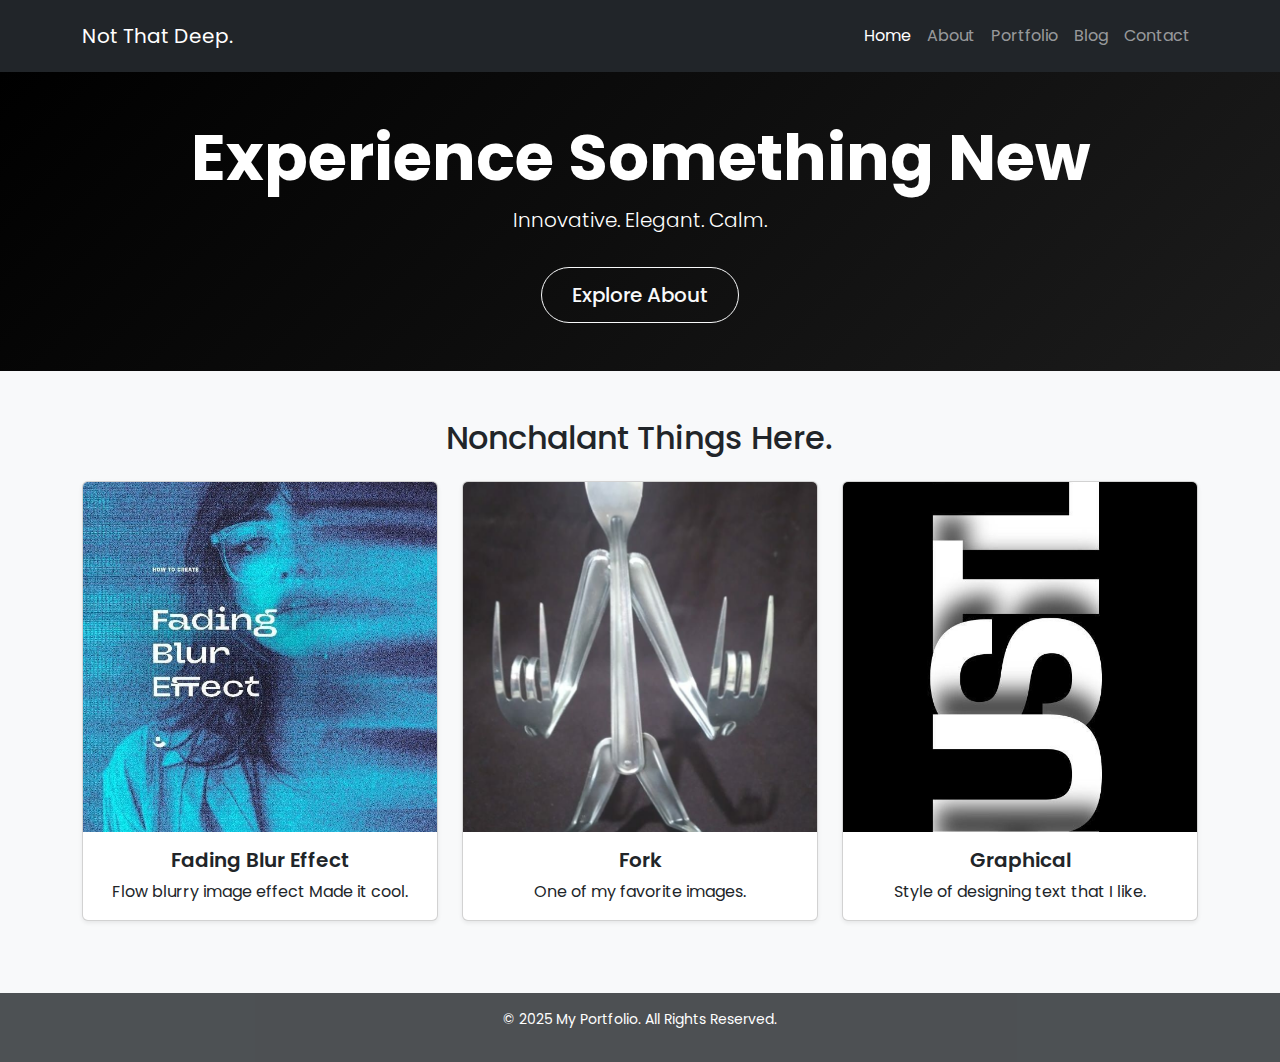
<file: index.html>
<!DOCTYPE html>
<html lang="en">
<head>
  <meta charset="UTF-8">
  <meta name="viewport" content="width=device-width, initial-scale=1.0">
  <title>My Portfolio | Home</title>
  <link href="https://cdn.jsdelivr.net/npm/bootstrap@5.3.0/dist/css/bootstrap.min.css" rel="stylesheet">
  <link rel="stylesheet" href="css/style.css">

  <link href="https://fonts.googleapis.com/css2?family=Poppins:wght@300;500;700&display=swap" rel="stylesheet">
  <style>
    body {
      font-family: 'Poppins', sans-serif;
    }
  </style>
</head>
<body>
  <!-- Navbar -->
  <nav class="navbar navbar-expand-lg navbar-dark bg-dark">
    <div class="container">
      <a class="navbar-brand" href="index.html">Not That Deep.</a>
      <button class="navbar-toggler" type="button" data-bs-toggle="collapse" data-bs-target="#navbarNav">
        <span class="navbar-toggler-icon"></span>
      </button>
      <div class="collapse navbar-collapse" id="navbarNav">
        <ul class="navbar-nav ms-auto">
          <li class="nav-item">
            <a class="nav-link active" href="index.html">Home</a>
          </li>
          <li class="nav-item">
            <a class="nav-link" href="about.html">About</a>
          </li>
          <li class="nav-item">
            <a class="nav-link" href="portfolio.html">Portfolio</a>
          </li>
          <li class="nav-item">
            <a class="nav-link" href="blog.html">Blog</a>
          </li>
          <li class="nav-item">
            <a class="nav-link" href="contact.html">Contact</a>
          </li>
        </ul>
      </div>
    </div>
  </nav>

  <!-- Hero Section -->
  <section class="hero bg-black text-white text-center py-5">
    <div class="container">
      <h1 class="display-3 fw-bold">Experience Something New</h1>
      <p class="lead">Innovative. Elegant. Calm.</p>
      <a href="about.html" class="btn btn-outline-light btn-lg mt-3">Explore About</a>
    </div>
  </section>  

  <section class="py-5 bg-light text-center">
    <div class="container">
      <h2 class="mb-4">Nonchalant Things Here.</h2>
      <div class="row">
        <div class="col-md-4 mb-4">
          <div class="card shadow-sm">
            <img src="images\image1.jpg" class="card-img-top" alt="Project 1">
            <div class="card-body">
              <h5 class="card-title">Fading Blur Effect</h5>
              <p class="card-text">Flow blurry image effect Made it cool.</p>
            </div>
          </div>
        </div>
        <div class="col-md-4 mb-4">
          <div class="card shadow-sm">
            <img src="images/image2.jpg" class="card-img-top" alt="Project 2">
            <div class="card-body">
              <h5 class="card-title">Fork</h5>
              <p class="card-text">One of my favorite images.</p>
            </div>
          </div>
        </div>
        <div class="col-md-4 mb-4">
          <div class="card shadow-sm">
            <img src="images/image3.jpg" class="card-img-top" alt="Project 3">
            <div class="card-body">
              <h5 class="card-title">Graphical</h5>
              <p class="card-text">Style of designing text that I like.</p>
            </div>
          </div>
        </div>
      </div>
    </div>
  </section>
  
  <!-- Footer -->
  <footer class="bg-dark text-white text-center py-3">
    <div class="container">
      <p>&copy; 2025 My Portfolio. All Rights Reserved.</p>
    </div>
  </footer>

  <!-- Bootstrap JS -->
  <script src="https://cdn.jsdelivr.net/npm/bootstrap@5.3.0/dist/js/bootstrap.bundle.min.js"></script>
</body>
</html>
</file>
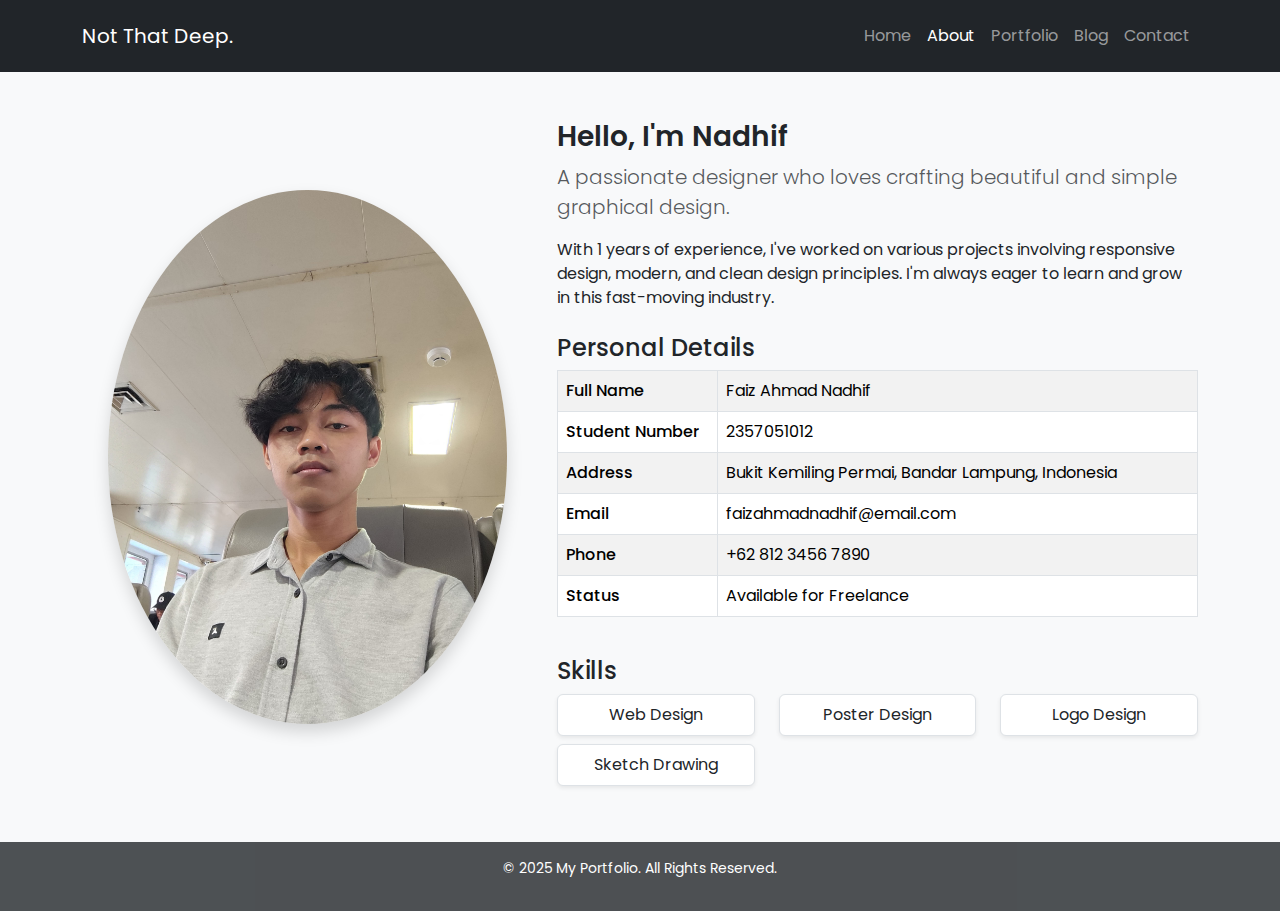
<file: about.html>
<!DOCTYPE html>
<html lang="en">
<head>
  <meta charset="UTF-8">
  <meta name="viewport" content="width=device-width, initial-scale=1.0">
  <title>My Portfolio | About</title>
  <link href="https://cdn.jsdelivr.net/npm/bootstrap@5.3.0/dist/css/bootstrap.min.css" rel="stylesheet">
  <link rel="stylesheet" href="css/style.css">

  <link href="https://fonts.googleapis.com/css2?family=Poppins:wght@300;500;700&display=swap" rel="stylesheet">
  <style>
    body {
      font-family: 'Poppins', sans-serif;
    }
  </style>

</head>
<body>
  <!-- Navbar -->
  <nav class="navbar navbar-expand-lg navbar-dark bg-dark">
    <div class="container">
      <a class="navbar-brand" href="index.html">Not That Deep.</a>
      <button class="navbar-toggler" type="button" data-bs-toggle="collapse" data-bs-target="#navbarNav">
        <span class="navbar-toggler-icon"></span>
      </button>
      <div class="collapse navbar-collapse" id="navbarNav">
        <ul class="navbar-nav ms-auto">
          <li class="nav-item">
            <a class="nav-link" href="index.html">Home</a>
          </li>
          <li class="nav-item">
            <a class="nav-link active" href="about.html">About</a>
          </li>
          <li class="nav-item">
            <a class="nav-link" href="portfolio.html">Portfolio</a>
          </li>
          <li class="nav-item">
            <a class="nav-link" href="blog.html">Blog</a>
          </li>
          <li class="nav-item">
            <a class="nav-link" href="contact.html">Contact</a>
          </li>
        </ul>
      </div>
    </div>
  </nav>

  <!-- About Section -->
  <section class="py-5 bg-light">
    <div class="container">
      <div class="row align-items-center">
        <div class="col-md-5 text-center mb-4 mb-md-0">
          <img src="images/image4.jpg" alt="Profile Photo" class="img-fluid rounded-circle shadow" style="max-width: 400px;">
        </div>
        <div class="col-md-7">
          <h3 class="fw-semibold">Hello, I'm Nadhif</h3>
          <p class="lead text-muted">A passionate designer who loves crafting beautiful and simple graphical design.</p>
          <p>With 1 years of experience, I've worked on various projects involving responsive design, modern, and clean design principles. I'm always eager to learn and grow in this fast-moving industry.</p>
          
          <h4 class="mt-4">Personal Details</h4>
          <div class="table-responsive">
            <table class="table table-bordered table-striped">
              <tbody>
                <tr>
                  <th scope="row" class="w-25">Full Name</th>
                  <td>Faiz Ahmad Nadhif</td>
                </tr>
                <tr>
                  <th scope="row">Student Number</th>
                  <td>2357051012</td>
                </tr>
                <tr>
                  <th scope="row">Address</th>
                  <td>Bukit Kemiling Permai, Bandar Lampung, Indonesia</td>
                </tr>
                <tr>
                  <th scope="row">Email</th>
                  <td>faizahmadnadhif@email.com</td>
                </tr>
                <tr>
                  <th scope="row">Phone</th>
                  <td>+62 812 3456 7890</td>
                </tr>
                <tr>
                  <th scope="row">Status</th>
                  <td>Available for Freelance</td>
                </tr>
              </tbody>
            </table>
          </div>


          <h4 class="mt-4">Skills</h4>
          <div class="row">
            <div class="col-6 col-lg-4 mb-2">
              <div class="border rounded p-2 text-center bg-white shadow-sm">Web Design</div>
            </div>
            <div class="col-6 col-lg-4 mb-2">
              <div class="border rounded p-2 text-center bg-white shadow-sm">Poster Design</div>
            </div>
            <div class="col-6 col-lg-4 mb-2">
              <div class="border rounded p-2 text-center bg-white shadow-sm">Logo Design</div>
            </div>
            <div class="col-6 col-lg-4 mb-2">
              <div class="border rounded p-2 text-center bg-white shadow-sm">Sketch Drawing</div>
            </div>
          </div>
        </div>
      </div>
    </div>
  </section>
  

  <!-- Footer -->
  <footer class="bg-dark text-white text-center py-3">
    <div class="container">
      <p>&copy; 2025 My Portfolio. All Rights Reserved.</p>
    </div>
  </footer>

  <script src="https://cdn.jsdelivr.net/npm/bootstrap@5.3.0/dist/js/bootstrap.bundle.min.js"></script>
</body>
</html>
</file>
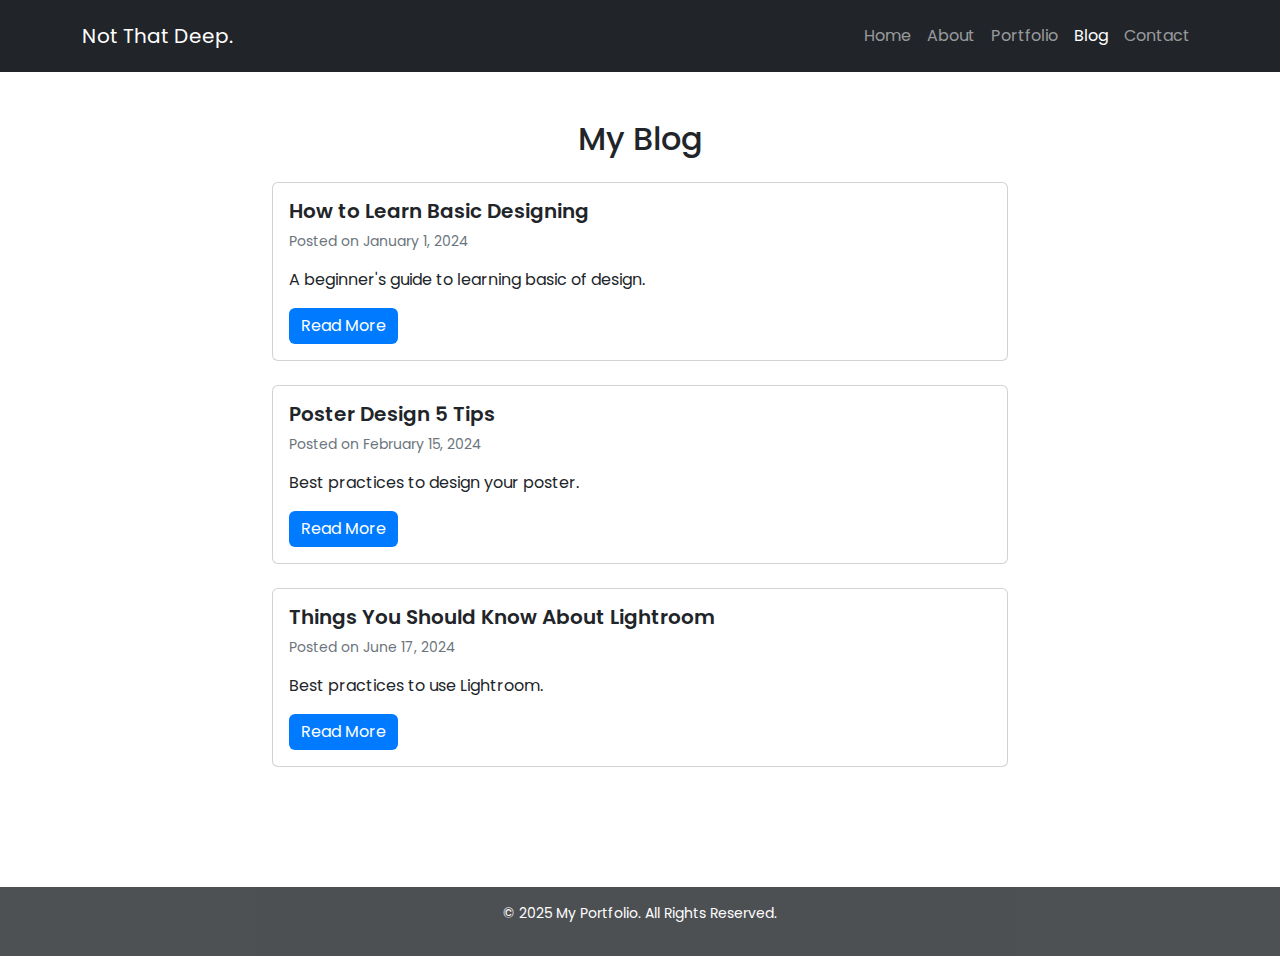
<file: blog.html>
<!DOCTYPE html>
<html lang="en">
<head>
  <meta charset="UTF-8">
  <meta name="viewport" content="width=device-width, initial-scale=1.0">
  <title>My Portfolio | Blog</title>
  <link href="https://cdn.jsdelivr.net/npm/bootstrap@5.3.0/dist/css/bootstrap.min.css" rel="stylesheet">
  <link rel="stylesheet" href="css/style.css">

  <link href="https://fonts.googleapis.com/css2?family=Poppins:wght@300;500;700&display=swap" rel="stylesheet">
  <style>
    body {
      font-family: 'Poppins', sans-serif;
    }
  </style>

</head>
<body>
  <!-- Navbar -->
  <nav class="navbar navbar-expand-lg navbar-dark bg-dark">
    <div class="container">
      <a class="navbar-brand" href="index.html">Not That Deep.</a>
      <button class="navbar-toggler" type="button" data-bs-toggle="collapse" data-bs-target="#navbarNav">
        <span class="navbar-toggler-icon"></span>
      </button>
      <div class="collapse navbar-collapse" id="navbarNav">
        <ul class="navbar-nav ms-auto">
          <li class="nav-item">
            <a class="nav-link" href="index.html">Home</a>
          </li>
          <li class="nav-item">
            <a class="nav-link" href="about.html">About</a>
          </li>
          <li class="nav-item">
            <a class="nav-link" href="portfolio.html">Portfolio</a>
          </li>
          <li class="nav-item">
            <a class="nav-link active" href="blog.html">Blog</a>
          </li>
          <li class="nav-item">
            <a class="nav-link" href="contact.html">Contact</a>
          </li>
        </ul>
      </div>
    </div>
  </nav>

  <!-- Blog Section -->
  <section class="py-5">
    <div class="container">
      <h2 class="text-center mb-4">My Blog</h2>
      <div class="row">
        <div class="col-md-8 mx-auto">
          <div class="card mb-4">
            <div class="card-body">
              <h5 class="card-title">How to Learn Basic Designing</h5>
              <p class="card-text text-muted">Posted on January 1, 2024</p>
              <p class="card-text">A beginner's guide to learning basic of design.</p>
              <a href="#" class="btn btn-primary">Read More</a>
            </div>
          </div>
          <div class="card mb-4">
            <div class="card-body">
              <h5 class="card-title">Poster Design 5 Tips</h5>
              <p class="card-text text-muted">Posted on February 15, 2024</p>
              <p class="card-text">Best practices to design your poster.</p>
              <a href="#" class="btn btn-primary">Read More</a>
            </div>
          </div>
          <div class="card mb-4">
            <div class="card-body">
              <h5 class="card-title">Things You Should Know About Lightroom</h5>
              <p class="card-text text-muted">Posted on June 17, 2024</p>
              <p class="card-text">Best practices to use Lightroom.</p>
              <a href="#" class="btn btn-primary">Read More</a>
            </div>
          </div>
        </div>
      </div>
    </div>
  </section>

  <!-- Footer -->
  <footer class="bg-dark text-white text-center py-3 mt-5">
    <div class="container">
      <p>&copy; 2025 My Portfolio. All Rights Reserved.</p>
    </div>
  </footer>

</body>
</html>
</file>
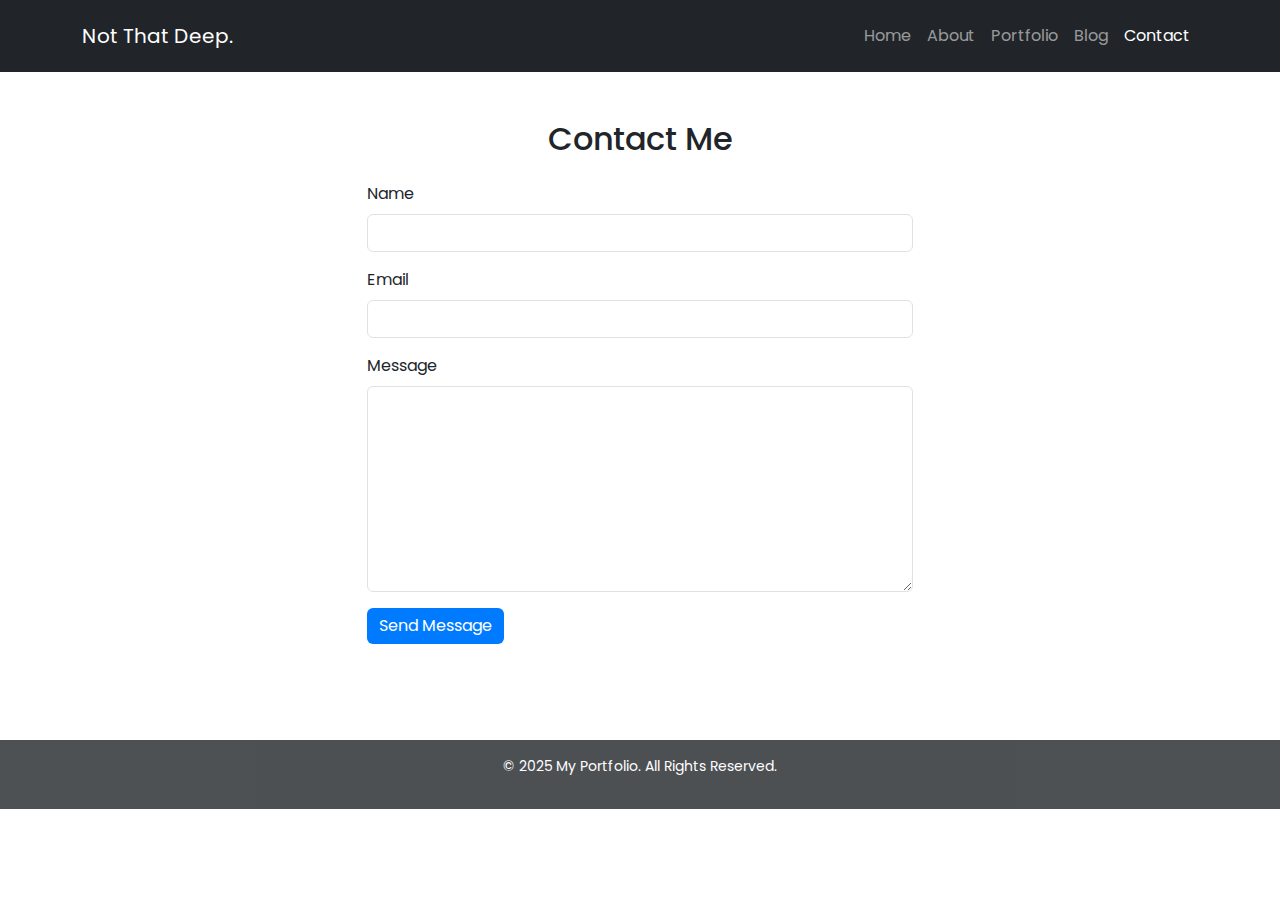
<file: contact.html>
<!DOCTYPE html>
<html lang="en">
<head>
  <meta charset="UTF-8">
  <meta name="viewport" content="width=device-width, initial-scale=1.0">
  <title>My Portfolio | Contact</title>
  <link href="https://cdn.jsdelivr.net/npm/bootstrap@5.3.0/dist/css/bootstrap.min.css" rel="stylesheet">
  <link rel="stylesheet" href="css/style.css">

  <link href="https://fonts.googleapis.com/css2?family=Poppins:wght@300;500;700&display=swap" rel="stylesheet">
  <style>
    body {
      font-family: 'Poppins', sans-serif;
    }
  </style>

</head>
<body>
  <!-- Navbar -->
  <nav class="navbar navbar-expand-lg navbar-dark bg-dark">
    <div class="container">
      <a class="navbar-brand" href="index.html">Not That Deep.</a>
      <button class="navbar-toggler" type="button" data-bs-toggle="collapse" data-bs-target="#navbarNav">
        <span class="navbar-toggler-icon"></span>
      </button>
      <div class="collapse navbar-collapse" id="navbarNav">
        <ul class="navbar-nav ms-auto">
          <li class="nav-item">
            <a class="nav-link" href="index.html">Home</a>
          </li>
          <li class="nav-item">
            <a class="nav-link" href="about.html">About</a>
          </li>
          <li class="nav-item">
            <a class="nav-link" href="portfolio.html">Portfolio</a>
          </li>
          <li class="nav-item">
            <a class="nav-link" href="blog.html">Blog</a>
          </li>
          <li class="nav-item">
            <a class="nav-link active" href="contact.html">Contact</a>
          </li>
        </ul>
      </div>
    </div>
  </nav>

  <!-- Contact Section -->
  <section class="py-5">
    <div class="container">
      <h2 class="text-center mb-4">Contact Me</h2>
      <div class="row">
        <div class="col-md-6 mx-auto">
          <form>
            <div class="mb-3">
              <label for="name" class="form-label">Name</label>
              <input type="text" class="form-control" id="name" required>
            </div>
            <div class="mb-3">
              <label for="email" class="form-label">Email</label>
              <input type="email" class="form-control" id="email" required>
            </div>
            <div class="mb-3">
              <label for="message" class="form-label">Message</label>
              <textarea class="form-control" id="message" rows="8" required></textarea>
            </div>
            <button type="submit" class="btn btn-primary">Send Message</button>
          </form>
        </div>
      </div>
    </div>
  </section>

  <!-- Footer -->
  <footer class="bg-dark text-white text-center py-3 mt-5">
    <div class="container">
      <p>&copy; 2025 My Portfolio. All Rights Reserved.</p>
    </div>
  </footer>

</body>
</html>
</file>
<file: css/style.css>
.hero {
  background: linear-gradient(135deg, #000000, #1c1c1c);
}

.btn-outline-light {
  border-radius: 50px;
  padding: 12px 30px;
  font-weight: 500;
}

.navbar {
  padding-top: 1rem;
  padding-bottom: 1rem;
}

footer {
  font-size: 14px;
  opacity: 0.8;
}

.card-img-top {
  max-height: 600px;
  object-fit: cover;
}

table th {
  background-color: #f8f9fa;
  font-weight: 500;
}
table td {
  background-color: #ffffff;
}

.portfolio-card {
  transition: transform 0.3s ease, box-shadow 0.3s ease;
}

.portfolio-card:hover {
  transform: translateY(-5px);
  box-shadow: 0 12px 24px rgba(0, 0, 0, 0.1);
}

.card-img-top {
  height: 350px;
  object-fit: cover;
}

/* Blog Cards */
.card-title {
  font-weight: 600;
}

.card-text.text-muted {
  font-size: 0.875rem;
  color: #6c757d !important;
}

.btn-primary {
  background-color: #007bff;
  border: none;
  transition: background-color 0.3s ease;
}

.btn-primary:hover {
  background-color: #0056b3;
}

form input,
form textarea {
  border-radius: 0.5rem;
  box-shadow: none;
  transition: all 0.3s ease;
}

form input:focus,
form textarea:focus {
  border-color: #007bff;
  box-shadow: 0 0 5px rgba(0, 123, 255, 0.5);
}
</file>
